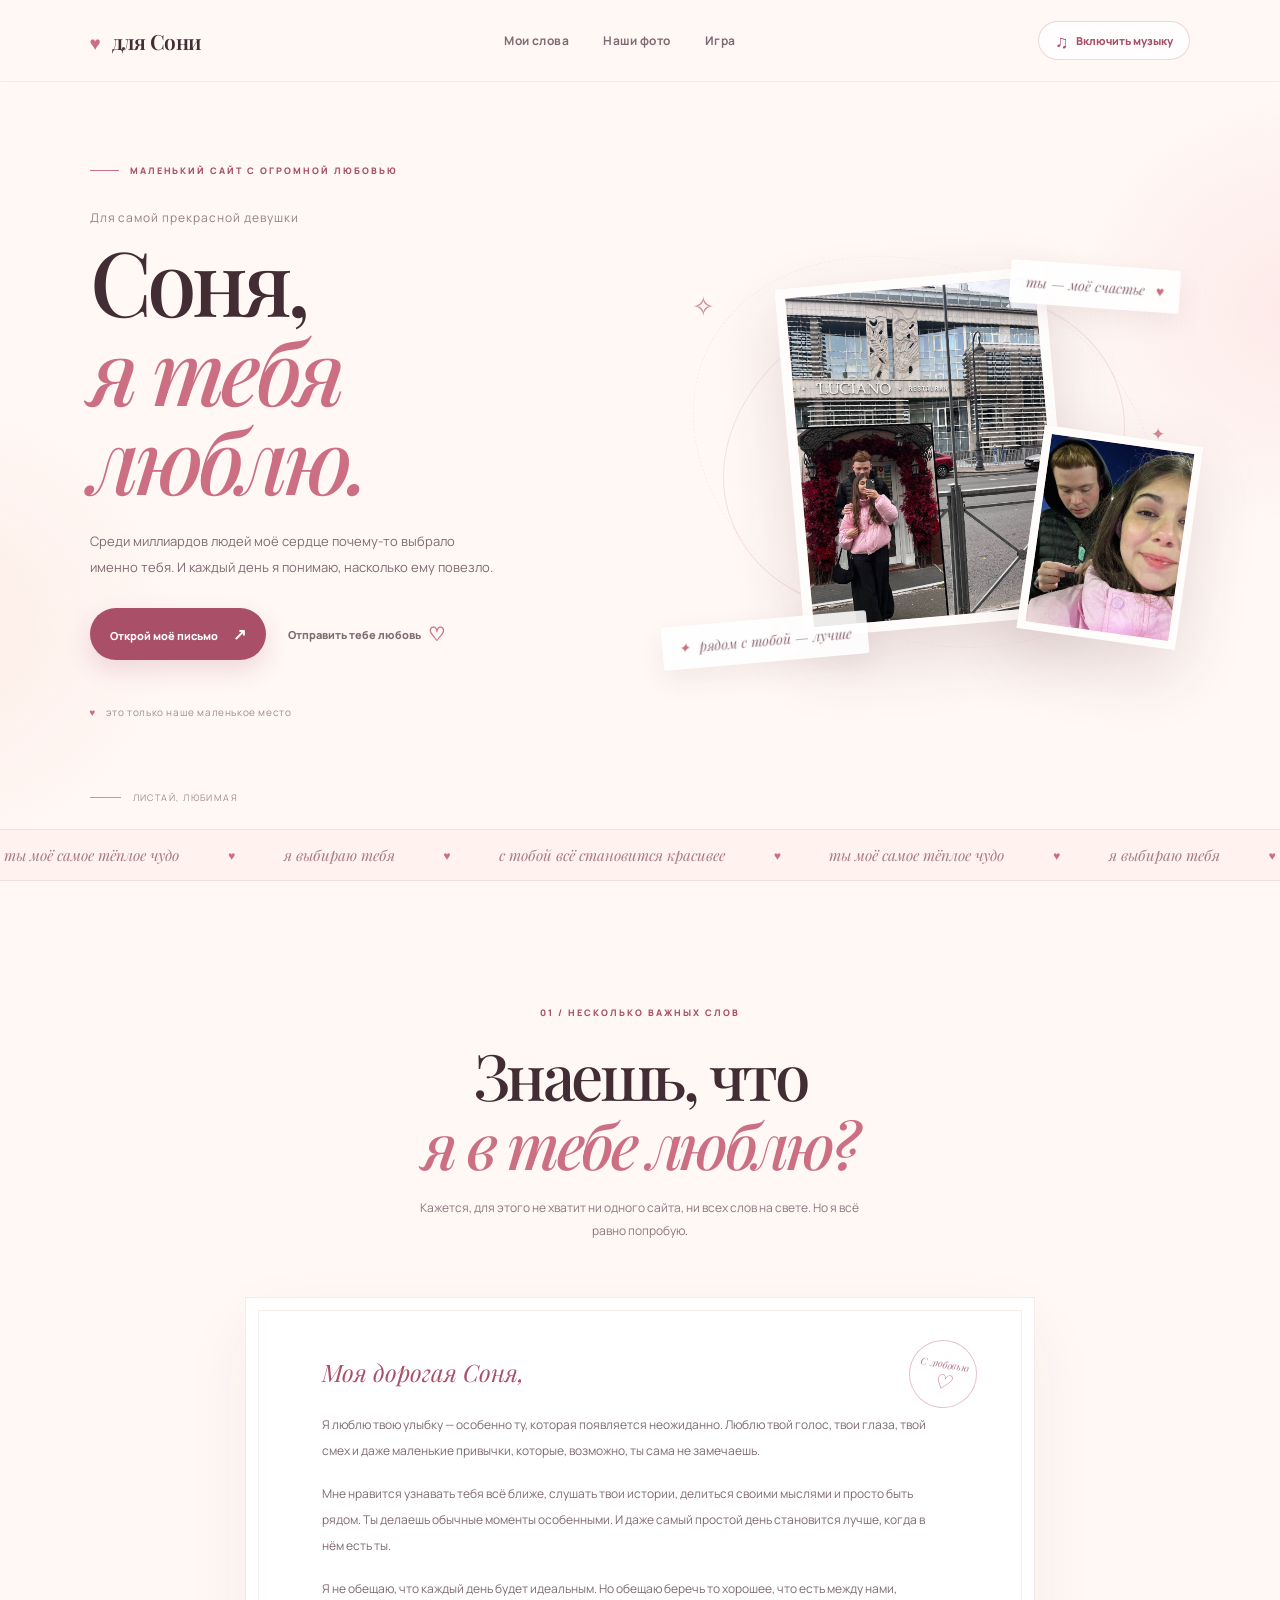
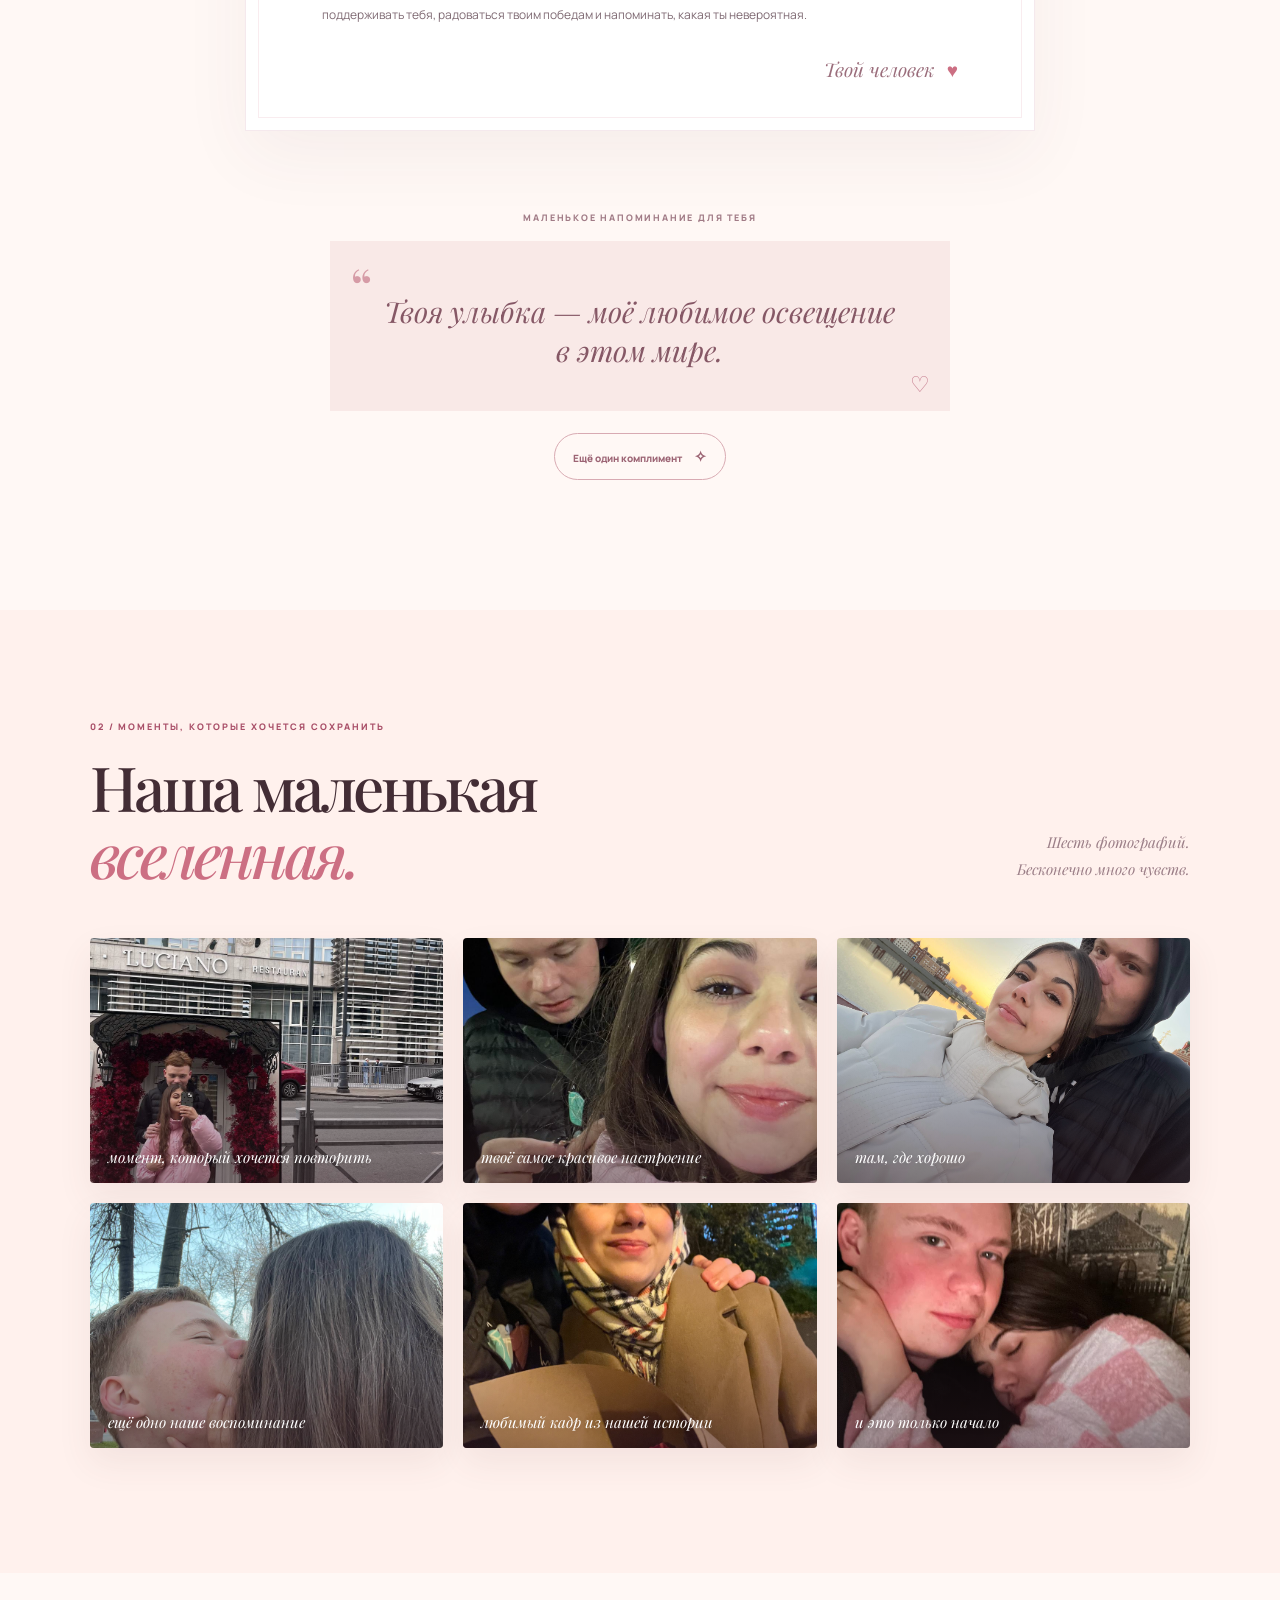
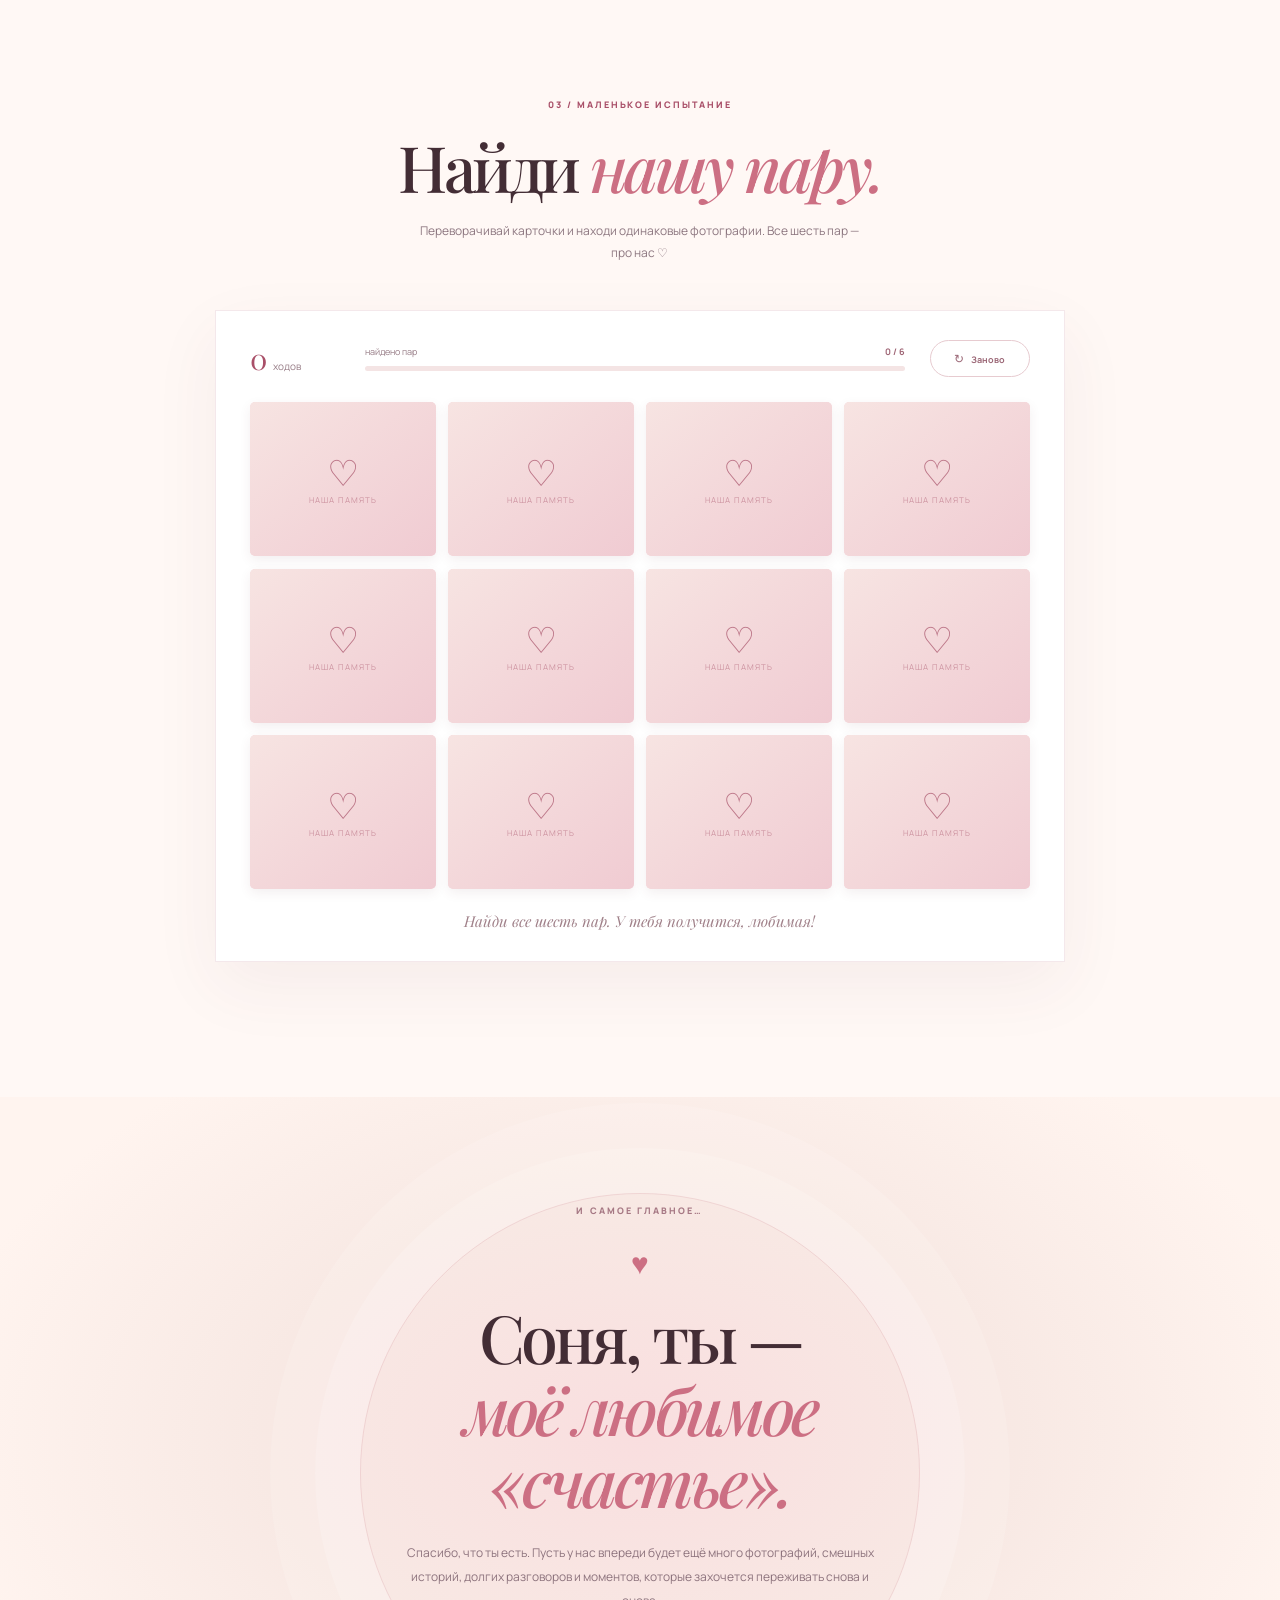
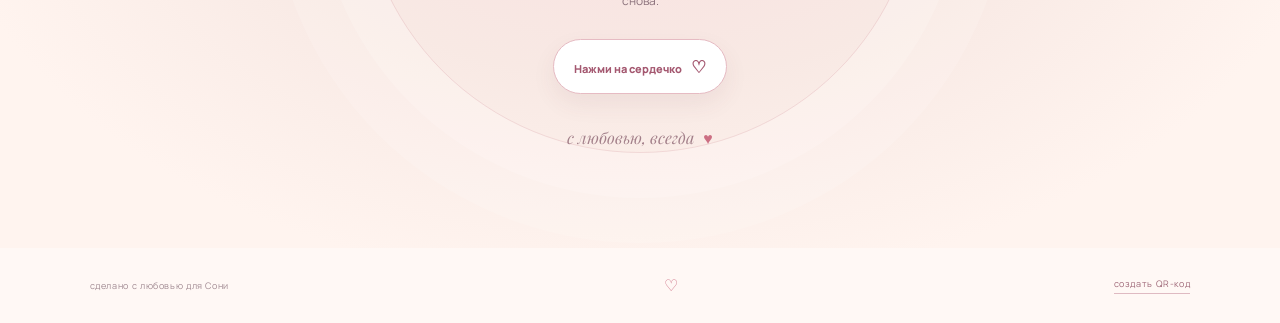
<file: index.html>
<!DOCTYPE html>
<html lang="ru">
<head>
  <meta charset="UTF-8" />
  <meta name="viewport" content="width=device-width, initial-scale=1.0" />
  <meta name="theme-color" content="#fff4f2" />
  <meta name="description" content="Маленький сайт для Сони. Большая любовь, наши воспоминания и немного волшебства." />
  <title>Соня, я тебя люблю ♡</title>
  <link rel="preconnect" href="https://fonts.googleapis.com">
  <link rel="preconnect" href="https://fonts.gstatic.com" crossorigin>
  <link href="https://fonts.googleapis.com/css2?family=Manrope:wght@400;500;600;700;800&family=Playfair+Display:ital,wght@0,500;0,600;0,700;1,500;1,600&display=swap" rel="stylesheet">
  <link rel="stylesheet" href="style.css" />
  <script src="script.js" defer></script>
</head>
<body>
  <div class="ambient ambient-one"></div>
  <div class="ambient ambient-two"></div>
  <div class="hearts-layer" id="heartsLayer" aria-hidden="true"></div>

  <header class="topbar">
    <a class="brand" href="#home" aria-label="На главную"><span class="brand-heart">♥</span> для Сони</a>
    <nav class="nav-links" aria-label="Навигация">
      <a href="#story">Мои слова</a>
      <a href="#gallery">Наши фото</a>
      <a href="#game">Игра</a>
    </nav>
    <button class="music-button" id="musicButton" type="button" aria-label="Включить музыку">
      <span class="music-icon">♫</span><span id="musicButtonText">Включить музыку</span>
    </button>
  </header>

  <main>
    <section class="hero section-shell" id="home">
      <div class="hero-copy reveal">
        <div class="eyebrow"><span class="eyebrow-line"></span> маленький сайт с огромной любовью</div>
        <p class="hero-overline">Для самой прекрасной девушки</p>
        <h1><span class="hero-title-line hero-title-first">Соня,</span><span class="hero-title-line hero-title-second"><em>я тебя люблю.</em></span></h1>
        <p class="hero-description">Среди миллиардов людей моё сердце почему-то выбрало именно тебя. И каждый день я понимаю, насколько ему повезло.</p>
        <div class="hero-actions">
          <a class="primary-button" href="#story">Открой моё письмо <span>↗</span></a>
          <button class="text-button" id="heartButton" type="button">Отправить тебе любовь <span>♡</span></button>
        </div>
        <div class="hero-note"><span class="tiny-heart">♥</span> это только наше маленькое место</div>
      </div>

      <div class="hero-art reveal">
        <div class="photo-orbit orbit-one"></div>
        <div class="photo-orbit orbit-two"></div>
        <div class="hero-photo hero-photo-main photo-frame" data-photo="1">
          <img src="фото/1.jpg" alt="Наше любимое фото" />
          <div class="photo-fallback"><span>♡</span><small>наше фото №1</small></div>
        </div>
        <div class="hero-photo hero-photo-small photo-frame" data-photo="2">
          <img src="фото/2.jpg" alt="Ещё одно наше фото" />
          <div class="photo-fallback"><span>✿</span><small>наше фото №2</small></div>
        </div>
        <div class="floating-note note-top">ты — моё счастье <span>♥</span></div>
        <div class="floating-note note-bottom"><span class="sparkle">✦</span> рядом с тобой — лучше</div>
        <div class="hero-sparkle sparkle-one">✧</div>
        <div class="hero-sparkle sparkle-two">✦</div>
      </div>
      <a class="scroll-cue" href="#story"><span></span> листай, любимая</a>
    </section>

    <section class="love-strip" aria-label="Послание">
      <div class="marquee-track"><span>ты моё самое тёплое чудо</span><b>♥</b><span>я выбираю тебя</span><b>♥</b><span>с тобой всё становится красивее</span><b>♥</b><span>ты моё самое тёплое чудо</span><b>♥</b><span>я выбираю тебя</span><b>♥</b></div>
    </section>

    <section class="story-section section-shell" id="story">
      <div class="section-heading reveal">
        <p class="section-kicker">01 / несколько важных слов</p>
        <h2>Знаешь, что<br><em>я в тебе люблю?</em></h2>
        <p class="section-subtitle">Кажется, для этого не хватит ни одного сайта, ни всех слов на свете. Но я всё равно попробую.</p>
      </div>
      <div class="letter-card reveal">
        <div class="letter-stamp">С любовью<br><span>♡</span></div>
        <p class="letter-greeting">Моя дорогая Соня,</p>
        <p class="letter-text">Я люблю твою улыбку — особенно ту, которая появляется неожиданно. Люблю твой голос, твои глаза, твой смех и даже маленькие привычки, которые, возможно, ты сама не замечаешь.</p>
        <p class="letter-text">Мне нравится узнавать тебя всё ближе, слушать твои истории, делиться своими мыслями и просто быть рядом. Ты делаешь обычные моменты особенными. И даже самый простой день становится лучше, когда в нём есть ты.</p>
        <p class="letter-text">Я не обещаю, что каждый день будет идеальным. Но обещаю беречь то хорошее, что есть между нами, поддерживать тебя, радоваться твоим победам и напоминать, какая ты невероятная.</p>
        <p class="letter-sign">Твой человек <span>♥</span></p>
      </div>

      <div class="compliment-area reveal">
        <div class="compliment-label">маленькое напоминание для тебя</div>
        <div class="compliment-card">
          <span class="quote-mark">“</span>
          <p id="complimentText">Твоя улыбка — моё любимое освещение в этом мире.</p>
          <span class="quote-heart">♡</span>
        </div>
        <button class="outline-button" id="complimentButton" type="button">Ещё один комплимент <span>✧</span></button>
      </div>
    </section>

    <section class="gallery-section" id="gallery">
      <div class="section-shell">
        <div class="gallery-heading reveal">
          <div>
            <p class="section-kicker">02 / моменты, которые хочется сохранить</p>
            <h2>Наша маленькая<br><em>вселенная.</em></h2>
          </div>
          <p class="gallery-side-note">Шесть фотографий.<br>Бесконечно много чувств.</p>
        </div>
        <div class="gallery-grid">
          <figure class="gallery-item gallery-item-large reveal" data-photo="1"><img src="фото/1.jpg" alt="Наш момент 1" loading="lazy" decoding="async"><div class="photo-fallback"><span>♡</span><small>добавь фото 1</small></div><figcaption>момент, который хочется повторить</figcaption></figure>
          <figure class="gallery-item gallery-item-tall reveal" data-photo="2"><img src="фото/2.jpg" alt="Наш момент 2" loading="lazy" decoding="async"><div class="photo-fallback"><span>✿</span><small>добавь фото 2</small></div><figcaption>твоё самое красивое настроение</figcaption></figure>
          <figure class="gallery-item reveal" data-photo="3"><img src="фото/3.jpg" alt="Наш момент 3" loading="lazy" decoding="async"><div class="photo-fallback"><span>✧</span><small>добавь фото 3</small></div><figcaption>там, где хорошо</figcaption></figure>
          <figure class="gallery-item reveal" data-photo="4"><img src="фото/4.jpg" alt="Наш момент 4" loading="lazy" decoding="async"><div class="photo-fallback"><span>♥</span><small>добавь фото 4</small></div><figcaption>ещё одно наше воспоминание</figcaption></figure>
          <figure class="gallery-item gallery-item-wide reveal" data-photo="5"><img src="фото/5.jpg" alt="Наш момент 5" loading="lazy" decoding="async"><div class="photo-fallback"><span>♡</span><small>добавь фото 5</small></div><figcaption>любимый кадр из нашей истории</figcaption></figure>
          <figure class="gallery-item reveal" data-photo="6"><img src="фото/6.jpg" alt="Наш момент 6" loading="lazy" decoding="async"><div class="photo-fallback"><span>✦</span><small>добавь фото 6</small></div><figcaption>и это только начало</figcaption></figure>
        </div>
      </div>
    </section>

    <section class="game-section section-shell" id="game">
      <div class="section-heading reveal">
        <p class="section-kicker">03 / маленькое испытание</p>
        <h2>Найди <em>нашу пару.</em></h2>
        <p class="section-subtitle">Переворачивай карточки и находи одинаковые фотографии. Все шесть пар — про нас ♡</p>
      </div>
      <div class="game-panel reveal">
        <div class="game-topline">
          <div class="game-stat"><span class="stat-number" id="movesCount">0</span><span>ходов</span></div>
          <div class="game-progress"><div class="progress-copy"><span>найдено пар</span><b id="pairsCount">0 / 6</b></div><div class="progress-track"><span id="progressFill"></span></div></div>
          <button class="reset-button" id="resetGame" type="button" aria-label="Начать игру заново">↻ <span>Заново</span></button>
        </div>
        <div class="memory-grid" id="memoryGrid" aria-label="Игра Найди пару"></div>
        <div class="game-message" id="gameMessage" aria-live="polite">Найди все шесть пар. У тебя получится, любимая!</div>
      </div>
    </section>

    <section class="final-section">
      <div class="final-glow"></div>
      <div class="final-content reveal">
        <span class="final-overline">и самое главное…</span>
        <div class="big-heart">♥</div>
        <h2>Соня, ты —<br><em>моё любимое «счастье».</em></h2>
        <p>Спасибо, что ты есть. Пусть у нас впереди будет ещё много фотографий, смешных историй, долгих разговоров и моментов, которые захочется переживать снова и снова.</p>
        <button class="final-button" id="finalHeartButton" type="button">Нажми на сердечко <span>♡</span></button>
        <div class="final-signature">с любовью, всегда <span>♥</span></div>
      </div>
    </section>
  </main>

  <footer class="footer"><span>сделано с любовью для Сони</span><span>♡</span><a href="qr.html">создать QR-код</a></footer>
  <audio id="backgroundMusic" src="music.mp3" loop preload="none"></audio>
</body>
</html>
</file>
<file: style.css>
:root {
  --ink: #432d35;
  --muted: #8c727b;
  --rose: #cc6f83;
  --rose-dark: #a94f68;
  --paper: #fff8f5;
  --cream: #fff1eb;
  --line: rgba(129, 79, 92, .16);
  --serif: 'Playfair Display', Georgia, serif;
  --sans: 'Manrope', Arial, sans-serif;
}
* { box-sizing: border-box; }
html { scroll-behavior: smooth; }
body { margin: 0; background: var(--paper); color: var(--ink); font-family: var(--sans); overflow-x: hidden; }
button, a { font: inherit; }
a { color: inherit; text-decoration: none; }
button { cursor: pointer; }
.ambient { position: fixed; z-index: -1; border-radius: 50%; filter: blur(2px); pointer-events: none; }
.ambient-one { width: 440px; height: 440px; top: 90px; right: -230px; background: radial-gradient(circle, rgba(245,184,188,.22), transparent 70%); }
.ambient-two { width: 460px; height: 460px; bottom: 5%; left: -280px; background: radial-gradient(circle, rgba(248,211,194,.28), transparent 70%); }
.topbar { height: 82px; padding: 0 7vw; display: flex; align-items: center; justify-content: space-between; position: relative; z-index: 5; border-bottom: 1px solid rgba(129,79,92,.08); background: rgba(255,248,245,.78); backdrop-filter: blur(16px); }
.brand { font-family: var(--serif); font-size: 21px; font-weight: 600; letter-spacing: -.5px; }
.brand-heart { color: var(--rose); font-size: 19px; margin-right: 7px; }
.nav-links { display: flex; gap: 34px; color: #816a73; font-size: 12px; font-weight: 700; letter-spacing: .04em; }
.nav-links a { transition: color .2s; }
.nav-links a:hover { color: var(--rose-dark); }
.music-button { border: 1px solid rgba(169,79,104,.22); background: rgba(255,255,255,.65); border-radius: 40px; color: var(--rose-dark); padding: 11px 16px; font-size: 11px; font-weight: 800; display: flex; align-items: center; gap: 8px; transition: .25s; }
.music-button:hover, .music-button.playing { background: #f8e2e3; border-color: #e9b5bd; }
.music-icon { font-family: var(--serif); font-size: 18px; line-height: 10px; }
.section-shell { width: min(1120px, 86vw); margin: 0 auto; }
.hero { min-height: 690px; padding: 82px 0 90px; display: grid; grid-template-columns: 1fr 1fr; align-items: center; gap: 35px; position: relative; }
.hero-copy { position: relative; z-index: 2; padding-bottom: 20px; }
.eyebrow, .section-kicker { color: var(--rose-dark); text-transform: uppercase; font-size: 9px; font-weight: 800; letter-spacing: .22em; }
.eyebrow { display: flex; align-items: center; gap: 11px; margin-bottom: 32px; }
.eyebrow-line { width: 29px; height: 1px; background: var(--rose); }
.hero-overline { color: #977f87; font-size: 12px; letter-spacing: .08em; margin: 0 0 10px; }
h1, h2 { font-family: var(--serif); font-weight: 500; letter-spacing: -.055em; }
h1 { font-size: clamp(60px, 7vw, 94px); line-height: .99; margin: 0; }
h1 em, h2 em { color: var(--rose); font-weight: 500; }
.hero-description { color: #806b74; max-width: 415px; font-size: 13px; line-height: 2; margin: 26px 0 28px; }
.hero-actions { display: flex; align-items: center; gap: 22px; flex-wrap: wrap; }
.primary-button, .final-button { border: 0; border-radius: 30px; padding: 15px 20px; background: var(--rose-dark); color: white; font-size: 11px; font-weight: 800; box-shadow: 0 10px 25px rgba(169,79,104,.19); transition: transform .25s, box-shadow .25s; }
.primary-button span { margin-left: 13px; font-size: 16px; }
.primary-button:hover, .final-button:hover { transform: translateY(-3px); box-shadow: 0 14px 30px rgba(169,79,104,.25); }
.text-button { border: 0; background: none; color: #806b74; font-size: 11px; font-weight: 800; padding: 10px 0; }
.text-button span { color: var(--rose); font-size: 19px; margin-left: 5px; vertical-align: -2px; }
.hero-note { color: #a38b93; font-size: 10px; letter-spacing: .06em; margin-top: 45px; }
.tiny-heart { color: var(--rose); margin-right: 7px; }
.hero-art { min-height: 480px; position: relative; display: flex; align-items: center; justify-content: center; }
.photo-orbit { position: absolute; border: 1px solid rgba(204,111,131,.18); border-radius: 50%; }
.orbit-one { width: 410px; height: 410px; transform: rotate(-18deg) scaleY(.77); }
.orbit-two { width: 480px; height: 480px; transform: rotate(25deg) scaleY(.77); border-style: dashed; opacity: .55; }
.hero-photo { position: absolute; background: #f1d8d5; box-shadow: 0 24px 65px rgba(100,55,68,.17); overflow: hidden; }
.hero-photo-main { width: 270px; height: 350px; z-index: 2; transform: rotate(-5deg); border: 10px solid #fffdfb; }
.hero-photo-small { width: 160px; height: 205px; right: 0; bottom: 52px; z-index: 3; transform: rotate(8deg); border: 8px solid #fffdfb; }
.photo-frame img, .gallery-item img { width: 100%; height: 100%; object-fit: cover; display: block; position: relative; z-index: 1; }
.photo-fallback { position: absolute; inset: 0; display: flex; flex-direction: column; justify-content: center; align-items: center; background: linear-gradient(145deg, #f8ddd9, #f4c9cf 55%, #f9e9dd); color: #ad6476; z-index: 0; }
.photo-fallback span { font-family: var(--serif); font-size: 55px; line-height: 1; }
.photo-fallback small { margin-top: 10px; font-size: 9px; letter-spacing: .1em; text-transform: uppercase; }
.photo-frame.image-missing img, .gallery-item.image-missing img { display: none; }
.floating-note { position: absolute; z-index: 4; background: rgba(255,255,255,.87); padding: 12px 16px; border-radius: 3px; color: #916c79; font-family: var(--serif); font-style: italic; font-size: 14px; box-shadow: 0 10px 28px rgba(100,55,68,.08); }
.note-top { top: 53px; right: 10px; transform: rotate(4deg); }
.note-top span { color: var(--rose); margin-left: 7px; }
.note-bottom { bottom: 30px; left: 5px; transform: rotate(-5deg); }
.sparkle { color: var(--rose); margin-right: 5px; }
.hero-sparkle { position: absolute; color: #d18b9a; font-size: 27px; }
.sparkle-one { top: 75px; left: 35px; }.sparkle-two { right: 25px; top: 210px; font-size: 17px; }
.scroll-cue { position: absolute; bottom: 25px; left: 0; color: #a48b93; font-size: 9px; letter-spacing: .16em; text-transform: uppercase; display: flex; align-items: center; gap: 12px; }
.scroll-cue span { width: 31px; height: 1px; background: #cb93a0; }
.love-strip { overflow: hidden; border-top: 1px solid rgba(169,79,104,.12); border-bottom: 1px solid rgba(169,79,104,.12); background: #fff2ef; padding: 15px 0; }
.marquee-track { display: flex; align-items: center; justify-content: space-around; gap: 40px; min-width: 900px; color: #a87a85; font-family: var(--serif); font-style: italic; font-size: 15px; animation: drift 28s linear infinite; }
.marquee-track b { color: var(--rose); font-family: var(--sans); font-size: 12px; }
@keyframes drift { from { transform: translateX(0); } to { transform: translateX(-20%); } }
.story-section { padding: 125px 0 130px; }
.section-heading { text-align: center; max-width: 600px; margin: 0 auto 54px; }
.section-kicker { margin: 0 0 21px; }
h2 { font-size: clamp(42px, 5vw, 64px); line-height: 1.08; margin: 0; }
.section-subtitle { margin: 19px auto 0; color: #8d7780; font-size: 12px; line-height: 1.9; max-width: 460px; }
.letter-card { max-width: 790px; margin: 0 auto; background: #fff; border: 1px solid rgba(169,79,104,.12); padding: 58px 76px 48px; position: relative; box-shadow: 0 25px 65px rgba(100,55,68,.055); }
.letter-card:before { content: ''; position: absolute; inset: 12px; border: 1px solid rgba(204,111,131,.13); pointer-events: none; }
.letter-stamp { position: absolute; right: 57px; top: 42px; width: 68px; height: 68px; border: 1px solid #e7c2c8; border-radius: 50%; display: flex; flex-direction: column; align-items: center; justify-content: center; color: #b27a88; font-family: var(--serif); font-style: italic; font-size: 10px; transform: rotate(10deg); }
.letter-stamp span { font-size: 20px; line-height: 20px; color: var(--rose); }
.letter-greeting { color: var(--rose-dark); font-family: var(--serif); font-size: 24px; font-style: italic; margin: 0 0 24px; }
.letter-text { max-width: 620px; color: #7f6a73; font-size: 12px; line-height: 2.2; margin: 0 0 16px; }
.letter-sign { margin: 27px 0 0; text-align: right; font-family: var(--serif); font-style: italic; font-size: 19px; color: #9a6d7b; }
.letter-sign span { color: var(--rose); margin-left: 7px; }
.compliment-area { max-width: 620px; margin: 80px auto 0; text-align: center; }
.compliment-label { text-transform: uppercase; color: #a17b86; letter-spacing: .2em; font-size: 9px; font-weight: 800; margin-bottom: 17px; }
.compliment-card { min-height: 170px; background: #f9e9e7; padding: 36px 45px 25px; position: relative; display: flex; align-items: center; justify-content: center; }
.compliment-card p { font-family: var(--serif); font-style: italic; color: #865866; font-size: clamp(22px, 3vw, 29px); line-height: 1.35; margin: 0; transition: opacity .2s; }
.quote-mark { position: absolute; left: 20px; top: 8px; font-family: var(--serif); color: #d69ba6; font-size: 55px; }
.quote-heart { position: absolute; right: 20px; bottom: 12px; color: #c77f90; font-size: 22px; }
.outline-button { margin-top: 22px; border: 1px solid #d8aab2; background: transparent; color: #9c6474; border-radius: 30px; padding: 12px 18px; font-size: 10px; font-weight: 800; transition: .2s; }
.outline-button:hover { background: #f9e9e7; }
.outline-button span { margin-left: 10px; font-size: 15px; }
.gallery-section { background: #fff1ed; padding: 110px 0 125px; }
.gallery-heading { display: flex; justify-content: space-between; align-items: end; margin-bottom: 50px; }
.gallery-heading h2 { font-size: clamp(43px, 5vw, 62px); }
.gallery-side-note { color: #9b7e87; font-family: var(--serif); font-style: italic; font-size: 15px; line-height: 1.8; text-align: right; margin: 0 0 5px; }
.gallery-grid { display: grid; grid-template-columns: 1.1fr .9fr .9fr; grid-template-rows: 235px 225px; gap: 24px; }
.gallery-item { position: relative; margin: 0; background: #f4d9d7; overflow: hidden; box-shadow: 0 15px 35px rgba(104,58,70,.08); }
.gallery-item-large { grid-column: span 1; grid-row: span 1; }
.gallery-item-tall { grid-row: span 2; }
.gallery-item-wide { grid-column: span 1; }
.gallery-item:after { content: ''; position: absolute; inset: 40% 0 0; background: linear-gradient(transparent, rgba(52,30,37,.47)); z-index: 2; pointer-events: none; }
.gallery-item figcaption { position: absolute; z-index: 3; left: 18px; bottom: 16px; color: white; font-family: var(--serif); font-style: italic; font-size: 15px; text-shadow: 0 2px 6px rgba(0,0,0,.15); }
.gallery-item .photo-fallback { background: linear-gradient(145deg, #f4d6d2, #eec4cd 55%, #f5e3d5); }
.gallery-item .photo-fallback span { font-size: 42px; }
.gallery-item .photo-fallback small { font-size: 8px; }
.gallery-item.image-missing:after { display: none; }
.gallery-item.image-missing figcaption { color: #996778; text-shadow: none; }
.game-section { padding: 125px 0 135px; }
.game-section .section-heading { margin-bottom: 45px; }
.game-panel { max-width: 850px; margin: 0 auto; background: #fff; border: 1px solid rgba(169,79,104,.13); padding: 28px 34px 30px; box-shadow: 0 24px 65px rgba(100,55,68,.06); }
.game-topline { display: grid; grid-template-columns: 90px 1fr 100px; align-items: center; gap: 25px; margin-bottom: 25px; }
.game-stat { display: flex; align-items: baseline; gap: 6px; color: #967b85; font-size: 10px; }
.stat-number { font-family: var(--serif); font-size: 29px; color: var(--rose-dark); }
.progress-copy { display: flex; justify-content: space-between; color: #967b85; font-size: 9px; margin-bottom: 8px; }
.progress-copy b { color: #9e6474; }
.progress-track { height: 5px; background: #f4e4e4; overflow: hidden; border-radius: 10px; }
.progress-track span { height: 100%; width: 0; display: block; background: linear-gradient(90deg, #d58a9b, #b45f78); border-radius: inherit; transition: width .35s; }
.reset-button { background: transparent; border: 1px solid #e7cbd0; border-radius: 30px; color: #9c6877; padding: 9px 12px; font-size: 12px; }
.reset-button span { font-size: 9px; font-weight: 700; margin-left: 5px; }
.memory-grid { display: grid; grid-template-columns: repeat(4, 1fr); gap: 12px; }
.memory-card { position: relative; aspect-ratio: 1 / .83; border: 0; border-radius: 5px; padding: 0; background: #f4d9dd; overflow: hidden; transform-style: preserve-3d; transition: transform .45s, box-shadow .25s; box-shadow: 0 4px 12px rgba(100,55,68,.08); }
.memory-card:hover { box-shadow: 0 8px 19px rgba(100,55,68,.14); }
.memory-card.flipped, .memory-card.matched { transform: rotateY(180deg); }
.memory-card:focus-visible { outline: 3px solid #bb7184; outline-offset: 3px; }
.card-face, .card-back { position: absolute; inset: 0; backface-visibility: hidden; }
.card-face { display: flex; justify-content: center; align-items: center; background: linear-gradient(140deg, #f7e4e2, #f0cbd2); color: #bb7486; font-family: var(--serif); font-size: 34px; }
.card-face:after { content: '♡'; position: absolute; bottom: 7px; right: 10px; font-size: 13px; opacity: .65; }
.card-back { transform: rotateY(180deg); background: #f4d9dd; }
.card-back img { width: 100%; height: 100%; display: block; object-fit: cover; }
.card-back .card-fallback { width: 100%; height: 100%; display: flex; align-items: center; justify-content: center; background: linear-gradient(145deg, #f8ddd9, #edc0ca); color: #a85f75; font-family: var(--serif); font-size: 34px; }
.memory-card.matched { box-shadow: 0 0 0 2px #d48c9d inset, 0 7px 17px rgba(169,79,104,.1); }
.memory-card.matched .card-back:after { content: '♥'; position: absolute; top: 7px; right: 9px; color: white; text-shadow: 0 1px 6px rgba(0,0,0,.35); }
.game-message { text-align: center; color: #a08089; font-family: var(--serif); font-style: italic; font-size: 15px; margin-top: 22px; }
.final-section { min-height: 600px; display: flex; align-items: center; justify-content: center; text-align: center; position: relative; overflow: hidden; padding: 100px 24px; background: radial-gradient(ellipse at 50% 45%, #f9dedf 0%, #f8e9e4 42%, #fff4ef 78%); }
.final-glow { position: absolute; width: 560px; height: 560px; border: 1px solid rgba(193,111,130,.17); border-radius: 50%; box-shadow: 0 0 0 45px rgba(255,255,255,.14), 0 0 0 90px rgba(255,255,255,.12); }
.final-content { position: relative; z-index: 1; max-width: 650px; }
.final-overline { color: #a67884; text-transform: uppercase; font-size: 9px; font-weight: 800; letter-spacing: .23em; }
.big-heart { color: var(--rose); font-size: 30px; margin: 23px 0 18px; animation: heartbeat 1.8s ease-in-out infinite; }
@keyframes heartbeat { 0%, 100% { transform: scale(1); } 12% { transform: scale(1.18); } 24% { transform: scale(1); } 36% { transform: scale(1.12); } 48% { transform: scale(1); } }
.final-content h2 { font-size: clamp(42px, 5.2vw, 68px); }
.final-content > p { color: #8d737d; font-size: 12px; line-height: 2; max-width: 490px; margin: 24px auto 26px; }
.final-button { background: #fff; color: #a45870; border: 1px solid #e6bbc3; box-shadow: 0 10px 25px rgba(100,55,68,.07); }
.final-button span { margin-left: 7px; font-size: 17px; }
.final-signature { margin-top: 33px; font-family: var(--serif); font-style: italic; color: #a27f89; font-size: 16px; }
.final-signature span { color: var(--rose); margin-left: 5px; }
.footer { min-height: 75px; padding: 20px 7vw; display: flex; align-items: center; justify-content: space-between; background: #fff8f5; color: #a18a92; font-size: 9px; letter-spacing: .07em; }
.footer span:nth-child(2) { color: var(--rose); font-size: 16px; }
.footer a { color: #9f6878; border-bottom: 1px solid #dfbac2; padding-bottom: 3px; }
.hearts-layer { position: fixed; inset: 0; z-index: 20; pointer-events: none; overflow: hidden; }
.floating-heart { position: absolute; bottom: -30px; color: #ce8192; opacity: 0; font-size: 19px; animation: float-heart 3.4s ease-out forwards; text-shadow: 0 4px 10px rgba(180,80,110,.12); }
@keyframes float-heart { 0% { transform: translateY(0) scale(.65) rotate(-10deg); opacity: 0; } 12% { opacity: .85; } 100% { transform: translateY(-105vh) scale(1.35) rotate(25deg); opacity: 0; } }
.reveal { opacity: 0; transform: translateY(22px); transition: opacity .8s ease, transform .8s ease; }
.reveal.visible { opacity: 1; transform: translateY(0); }

@media (max-width: 820px) {
  .topbar { padding: 0 5vw; height: 70px; }
  .nav-links { gap: 16px; font-size: 10px; }
  .music-button { padding: 10px 12px; }
  .music-button #musicButtonText { display: none; }
  .hero { min-height: auto; padding: 70px 0 95px; grid-template-columns: 1fr; gap: 0; }
  .hero-copy { text-align: center; }
  .eyebrow { justify-content: center; }
  .hero-description { margin-left: auto; margin-right: auto; }
  .hero-actions { justify-content: center; }
  .hero-note { margin-top: 25px; }
  .hero-art { min-height: 430px; margin-top: 15px; }
  .scroll-cue { left: 50%; transform: translateX(-50%); bottom: 20px; white-space: nowrap; }
  .story-section, .game-section { padding: 90px 0; }
  .gallery-section { padding: 85px 0 95px; }
  .gallery-grid { grid-template-columns: 1fr 1fr; grid-template-rows: 210px 220px 205px; gap: 14px; }
  .gallery-item-tall { grid-row: span 1; }
  .gallery-item-wide { grid-column: span 2; }
  .gallery-item figcaption { font-size: 13px; left: 12px; bottom: 12px; }
  .letter-card { padding: 55px 36px 38px; }
  .letter-stamp { right: 30px; top: 25px; width: 55px; height: 55px; }
}
@media (max-width: 520px) {
  .topbar { height: 64px; }
  .brand { font-size: 18px; }
  .nav-links { gap: 10px; font-size: 8px; }
  .music-button { width: 36px; height: 36px; padding: 0; justify-content: center; }
  .hero { padding-top: 60px; }
  h1 { font-size: 61px; }
  .hero-art { min-height: 360px; }
  .orbit-one { width: 310px; height: 310px; }.orbit-two { width: 360px; height: 360px; }
  .hero-photo-main { width: 215px; height: 280px; }
  .hero-photo-small { width: 120px; height: 155px; right: -2px; bottom: 30px; }
  .note-top { top: 22px; right: -3px; font-size: 11px; padding: 9px 11px; }
  .note-bottom { bottom: 5px; left: -4px; font-size: 11px; padding: 9px 11px; }
  .sparkle-one { left: 0; top: 35px; }.sparkle-two { right: -2px; top: 170px; }
  .section-shell { width: 88vw; }
  h2 { font-size: 43px; }
  .letter-card { padding: 76px 25px 32px; }
  .letter-stamp { top: 17px; right: 25px; }
  .letter-text { font-size: 11px; line-height: 2; }
  .compliment-area { margin-top: 60px; }
  .compliment-card { padding: 32px 27px; min-height: 155px; }
  .gallery-heading { align-items: start; flex-direction: column; gap: 16px; }
  .gallery-side-note { text-align: left; font-size: 13px; }
  .gallery-grid { grid-template-rows: 180px 180px 165px; gap: 10px; }
  .gallery-item figcaption { font-size: 11px; }
  .game-panel { padding: 19px 13px 22px; }
  .game-topline { grid-template-columns: 55px 1fr 73px; gap: 8px; }
  .reset-button { padding: 8px 7px; }.reset-button span { font-size: 8px; }
  .memory-grid { gap: 7px; }
  .card-face { font-size: 27px; }
  .game-message { font-size: 13px; }
  .final-section { min-height: 540px; }
  .final-glow { width: 340px; height: 340px; box-shadow: 0 0 0 25px rgba(255,255,255,.14), 0 0 0 50px rgba(255,255,255,.12); }
  .footer { padding: 20px 5vw; font-size: 8px; }
}
@media (prefers-reduced-motion: reduce) {
  *, *::before, *::after { scroll-behavior: auto !important; animation-duration: .01ms !important; animation-iteration-count: 1 !important; transition-duration: .01ms !important; }
}

/* --- Дополнительная полировка: ровная галерея, надёжный flip и мобильная версия --- */
.gallery-grid {
  grid-template-columns: repeat(3, minmax(0, 1fr));
  grid-template-rows: none;
  grid-auto-rows: clamp(190px, 21vw, 245px);
  gap: 20px;
}
.gallery-item-large,
.gallery-item-tall,
.gallery-item-wide {
  grid-column: auto;
  grid-row: auto;
}
.gallery-item {
  min-width: 0;
  min-height: 0;
  border-radius: 4px;
}
.gallery-item img {
  transition: transform .8s cubic-bezier(.2,.7,.2,1);
}
.gallery-item:hover img { transform: scale(1.045); }

/* У карточек вращаются сами стороны — это стабильнее на iPhone и Android,
   чем вращение всей кнопки с вложенными 3D-слоями. */
.memory-card {
  -webkit-appearance: none;
  appearance: none;
  perspective: 900px;
  -webkit-perspective: 900px;
  transform: none;
  overflow: hidden;
  isolation: isolate;
  min-width: 0;
  -webkit-tap-highlight-color: transparent;
  animation: card-pop .48s cubic-bezier(.2,.8,.2,1) both;
  animation-delay: calc(var(--card-index, 0) * 28ms);
}
.memory-card.flipped,
.memory-card.matched { transform: none; }
.card-face,
.card-back {
  display: flex;
  align-items: center;
  justify-content: center;
  -webkit-backface-visibility: hidden;
  backface-visibility: hidden;
  transform-style: preserve-3d;
  -webkit-transform-style: preserve-3d;
  transition: transform .52s cubic-bezier(.2,.75,.25,1);
  border-radius: inherit;
  overflow: hidden;
}
.card-face {
  z-index: 2;
  flex-direction: column;
  gap: 5px;
  transform: rotateY(0deg);
  -webkit-transform: rotateY(0deg);
}
.card-face .card-heart {
  font-family: var(--serif);
  font-size: clamp(25px, 4vw, 36px);
  line-height: 1;
}
.card-face small {
  font-family: var(--sans);
  font-size: 8px;
  letter-spacing: .12em;
  text-transform: uppercase;
  opacity: .68;
}
.card-face:after { display: none; }
.card-back {
  z-index: 1;
  transform: rotateY(-180deg);
  -webkit-transform: rotateY(-180deg);
}
.memory-card.flipped .card-face,
.memory-card.matched .card-face {
  transform: rotateY(180deg);
  -webkit-transform: rotateY(180deg);
}
.memory-card.flipped .card-back,
.memory-card.matched .card-back {
  transform: rotateY(0deg);
  -webkit-transform: rotateY(0deg);
}
.card-back img {
  position: absolute;
  inset: 0;
  z-index: 1;
  width: 100%;
  height: 100%;
  object-fit: cover;
  user-select: none;
  -webkit-user-drag: none;
}
.card-back .card-fallback {
  position: absolute;
  inset: 0;
  z-index: 0;
}
.memory-card.matched .card-back:after { z-index: 3; }
.memory-card:active { filter: brightness(.98); }

.hero-title-line {
  display: block;
  opacity: 0;
  animation: title-arrive .9s cubic-bezier(.18,.72,.22,1) forwards;
}
.hero-title-first { animation-delay: .12s; }
.hero-title-second { animation-delay: .3s; }
.hero-copy .eyebrow,
.hero-copy .hero-overline,
.hero-copy .hero-description,
.hero-copy .hero-actions,
.hero-copy .hero-note {
  opacity: 0;
  animation: text-arrive .78s cubic-bezier(.18,.72,.22,1) forwards;
}
.hero-copy .eyebrow { animation-delay: .04s; }
.hero-copy .hero-overline { animation-delay: .18s; }
.hero-copy .hero-description { animation-delay: .48s; }
.hero-copy .hero-actions { animation-delay: .62s; }
.hero-copy .hero-note { animation-delay: .76s; }
@keyframes title-arrive {
  from { opacity: 0; transform: translate3d(0, 28px, 0) scale(.985); filter: blur(7px); }
  to { opacity: 1; transform: translate3d(0, 0, 0) scale(1); filter: blur(0); }
}
@keyframes text-arrive {
  from { opacity: 0; transform: translate3d(0, 15px, 0); filter: blur(4px); }
  to { opacity: 1; transform: translate3d(0, 0, 0); filter: blur(0); }
}
@keyframes card-pop {
  from { opacity: 0; transform: translateY(13px) scale(.96); }
  to { opacity: 1; transform: translateY(0) scale(1); }
}
.compliment-card p { transition: opacity .18s ease, transform .25s ease; }
.compliment-card p.compliment-leave { opacity: 0; transform: translateY(8px); }
.compliment-card p.compliment-pop { animation: compliment-arrive .42s ease both; }
@keyframes compliment-arrive {
  from { opacity: 0; transform: translateY(10px); }
  to { opacity: 1; transform: translateY(0); }
}
.reveal.visible.gallery-item { transition-delay: 0ms; }
.gallery-grid .gallery-item:nth-child(2) { transition-delay: .07s; }
.gallery-grid .gallery-item:nth-child(3) { transition-delay: .14s; }
.gallery-grid .gallery-item:nth-child(4) { transition-delay: .21s; }
.gallery-grid .gallery-item:nth-child(5) { transition-delay: .28s; }
.gallery-grid .gallery-item:nth-child(6) { transition-delay: .35s; }

@media (max-width: 820px) {
  .section-shell { width: min(90vw, 680px); }
  .gallery-grid {
    grid-template-columns: repeat(2, minmax(0, 1fr));
    grid-auto-rows: clamp(170px, 30vw, 220px);
    gap: 14px;
  }
}
@media (max-width: 520px) {
  .topbar {
    min-height: 64px;
    height: auto;
    padding: 10px 14px;
    gap: 8px;
  }
  .brand { font-size: 17px; white-space: nowrap; margin-right: 2px; }
  .nav-links {
    flex: 1 1 auto;
    justify-content: center;
    gap: clamp(7px, 2.5vw, 12px);
    font-size: clamp(8px, 2.4vw, 10px);
    white-space: nowrap;
  }
  .music-button { flex: 0 0 36px; width: 36px; height: 36px; }
  .section-shell { width: calc(100% - 32px); }
  .hero { padding-top: 48px; padding-bottom: 84px; }
  h1 { font-size: clamp(46px, 14vw, 61px); }
  .hero-description { font-size: 12px; line-height: 1.85; }
  .hero-art { min-height: 345px; }
  .gallery-section { padding: 72px 0 78px; }
  .gallery-grid {
    grid-template-columns: repeat(2, minmax(0, 1fr));
    grid-auto-rows: clamp(150px, 48vw, 190px);
    gap: 10px;
  }
  .gallery-item figcaption {
    left: 9px;
    right: 8px;
    bottom: 9px;
    font-size: 10px;
    line-height: 1.35;
  }
  .game-section { padding: 75px 0 85px; }
  .game-panel { padding: 17px 12px 20px; border-radius: 8px; }
  .game-topline { grid-template-columns: 53px minmax(0, 1fr) 70px; gap: 7px; margin-bottom: 18px; }
  .stat-number { font-size: 25px; }
  .game-stat { font-size: 9px; gap: 4px; }
  .progress-copy { font-size: 8px; }
  .reset-button { min-height: 38px; padding: 7px 6px; }
  .reset-button span { font-size: 8px; }
  .memory-grid { grid-template-columns: repeat(3, minmax(0, 1fr)); gap: 9px; }
  .memory-card { aspect-ratio: 1 / 1.02; border-radius: 6px; }
  .card-face .card-heart { font-size: 30px; }
  .card-face small { font-size: 7px; }
  .game-message { font-size: 12px; line-height: 1.6; margin-top: 17px; }
  .letter-text { font-size: 12px; }
  .footer { gap: 10px; flex-wrap: wrap; justify-content: center; text-align: center; }
}
@media (max-width: 360px) {
  .topbar { padding-left: 10px; padding-right: 10px; gap: 6px; }
  .brand { font-size: 15px; }
  .nav-links { gap: 6px; font-size: 8px; }
  .music-button { flex-basis: 33px; width: 33px; height: 33px; }
  .section-shell { width: calc(100% - 26px); }
  .hero-actions { gap: 12px; }
  .primary-button { padding: 13px 16px; }
  .text-button { font-size: 10px; }
  .game-panel { padding-left: 9px; padding-right: 9px; }
  .memory-grid { gap: 7px; }
}
@media (prefers-reduced-motion: reduce) {
  .hero-title-line,
  .hero-copy .eyebrow,
  .hero-copy .hero-overline,
  .hero-copy .hero-description,
  .hero-copy .hero-actions,
  .hero-copy .hero-note,
  .memory-card,
  .compliment-card p.compliment-pop { animation: none !important; opacity: 1 !important; filter: none !important; }
}
</file>
